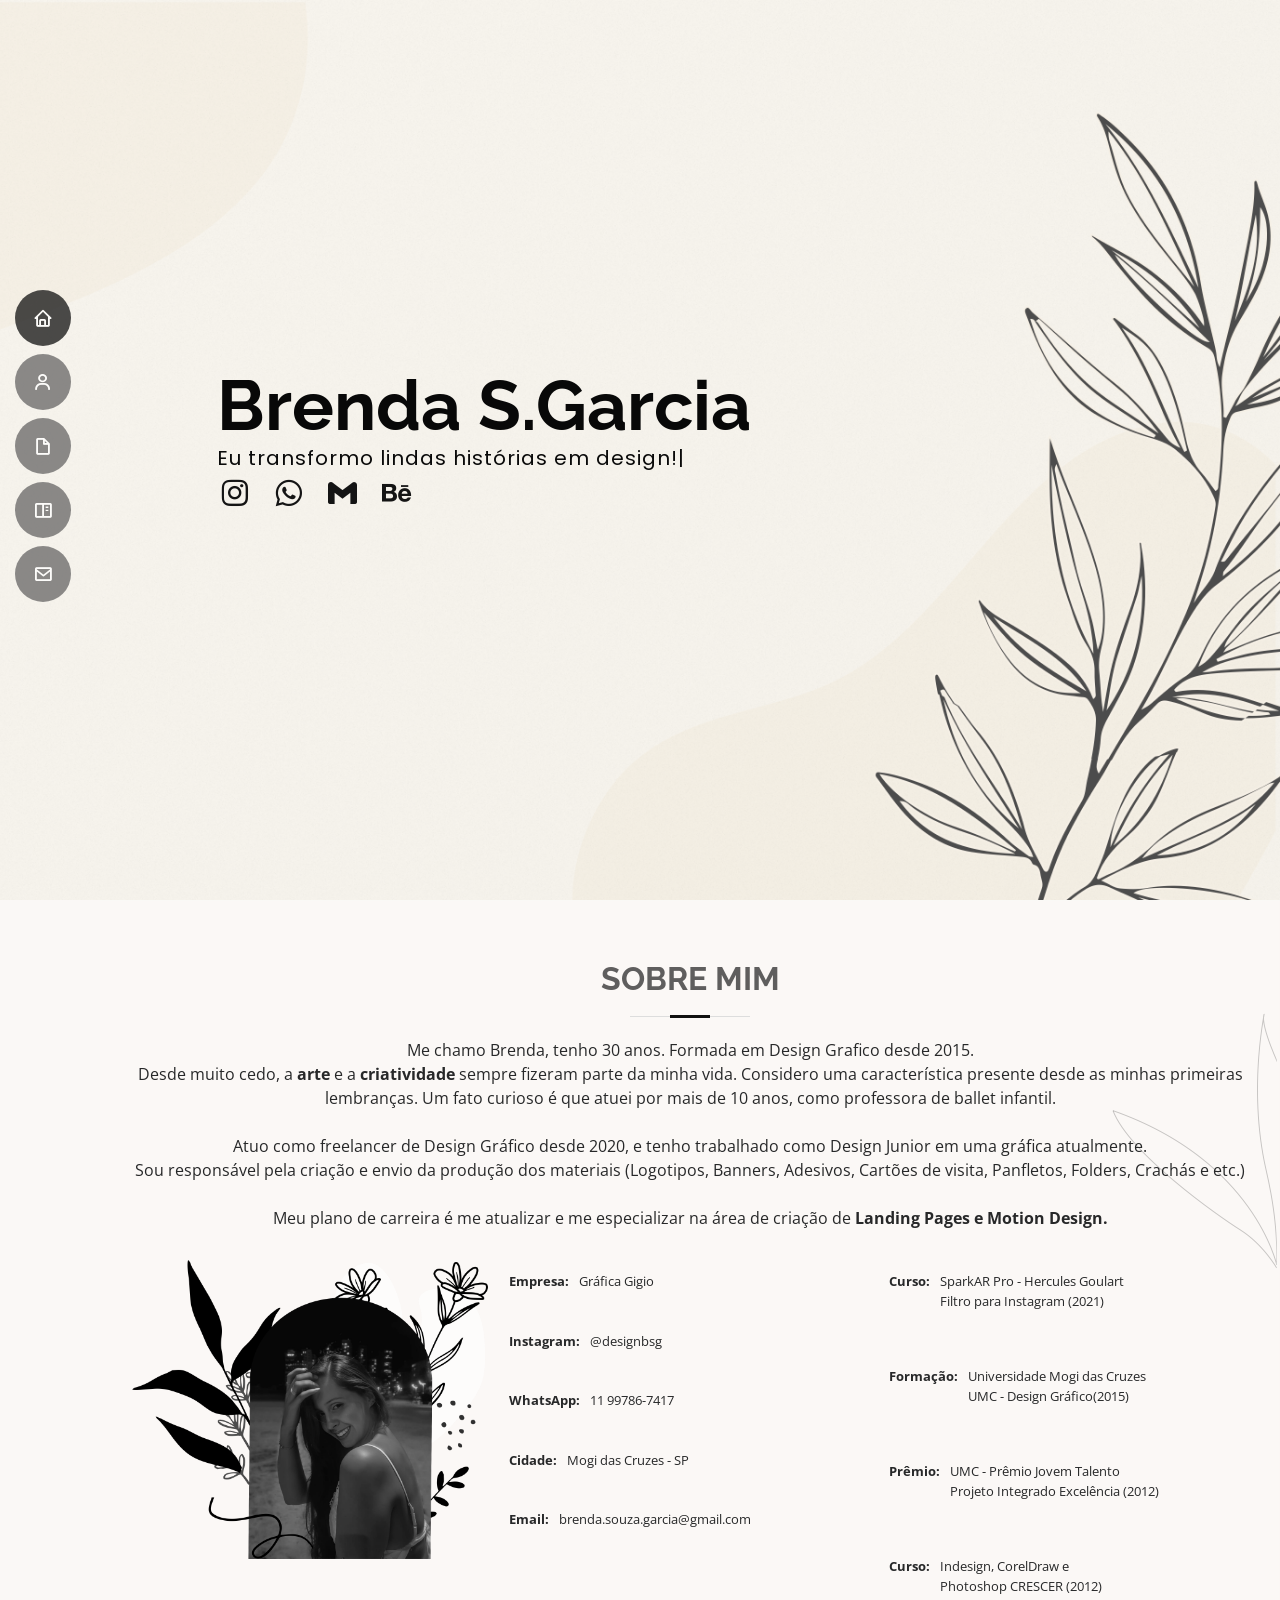
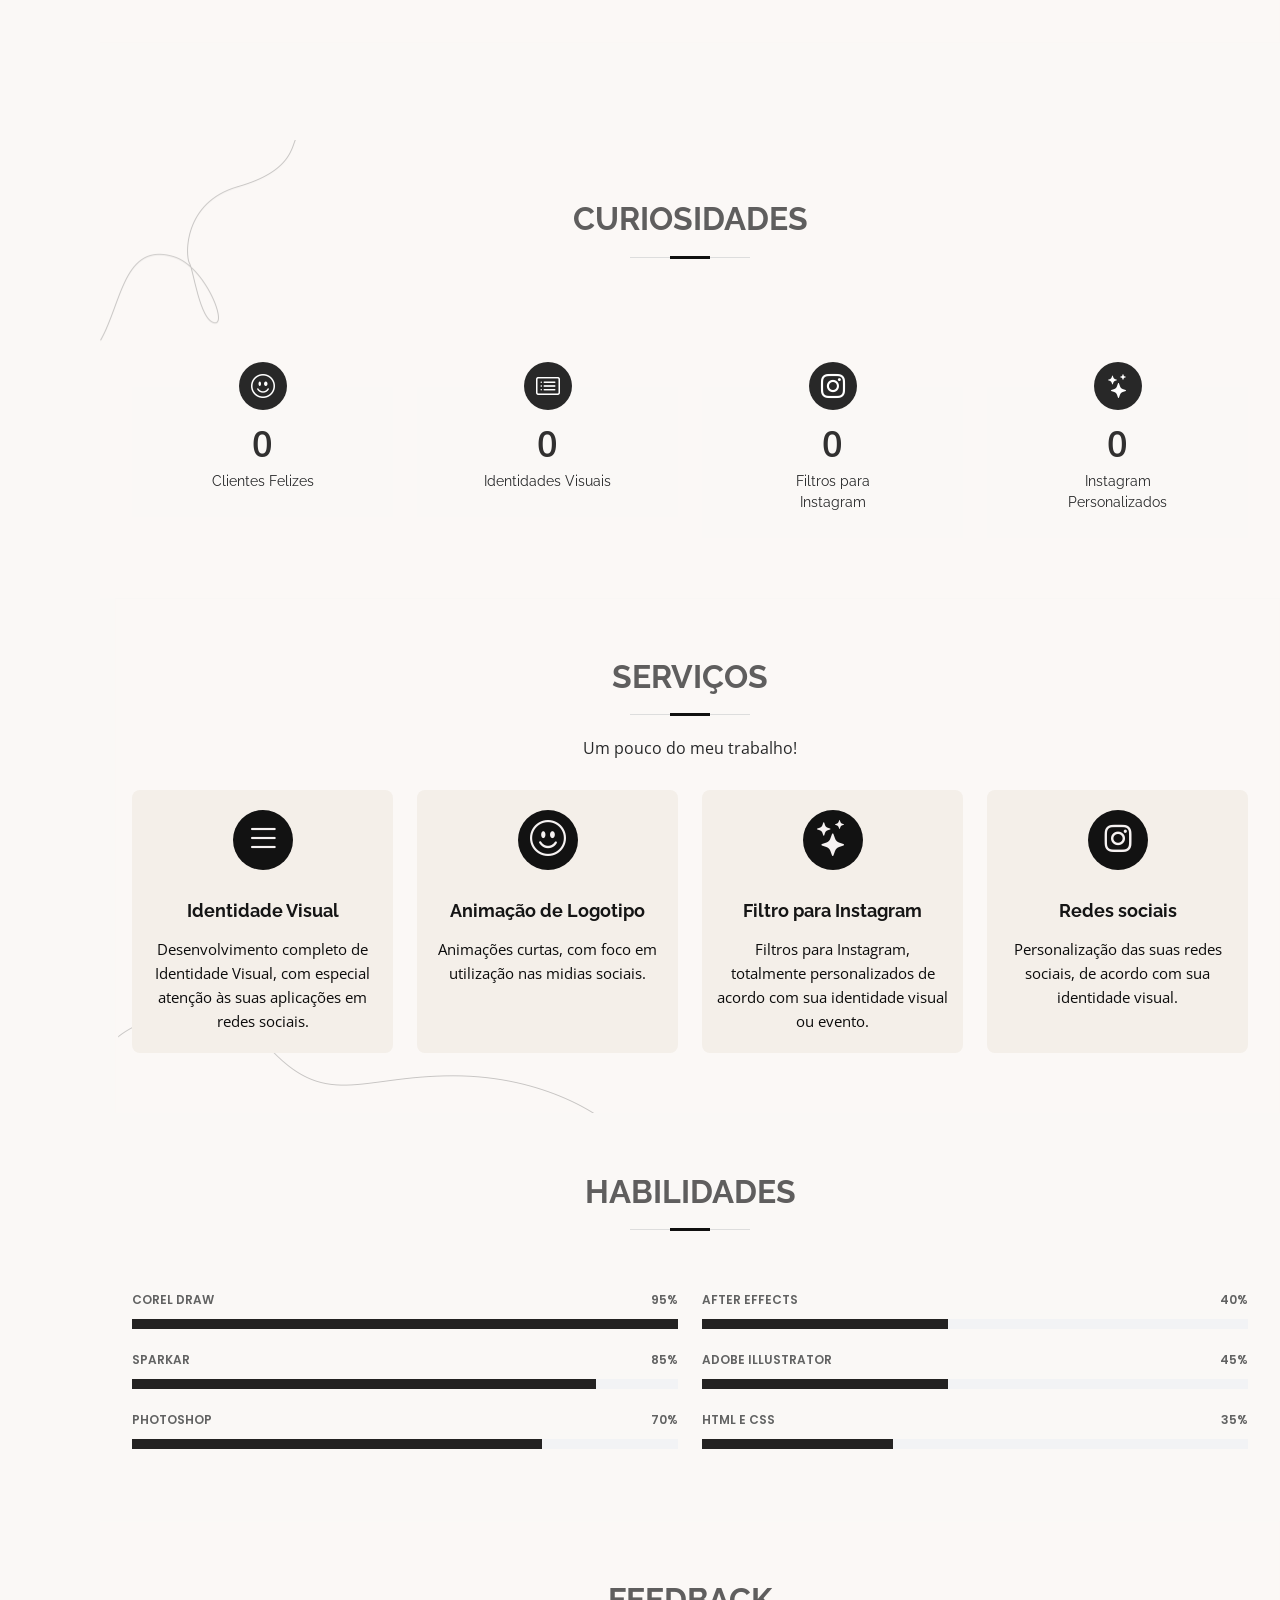
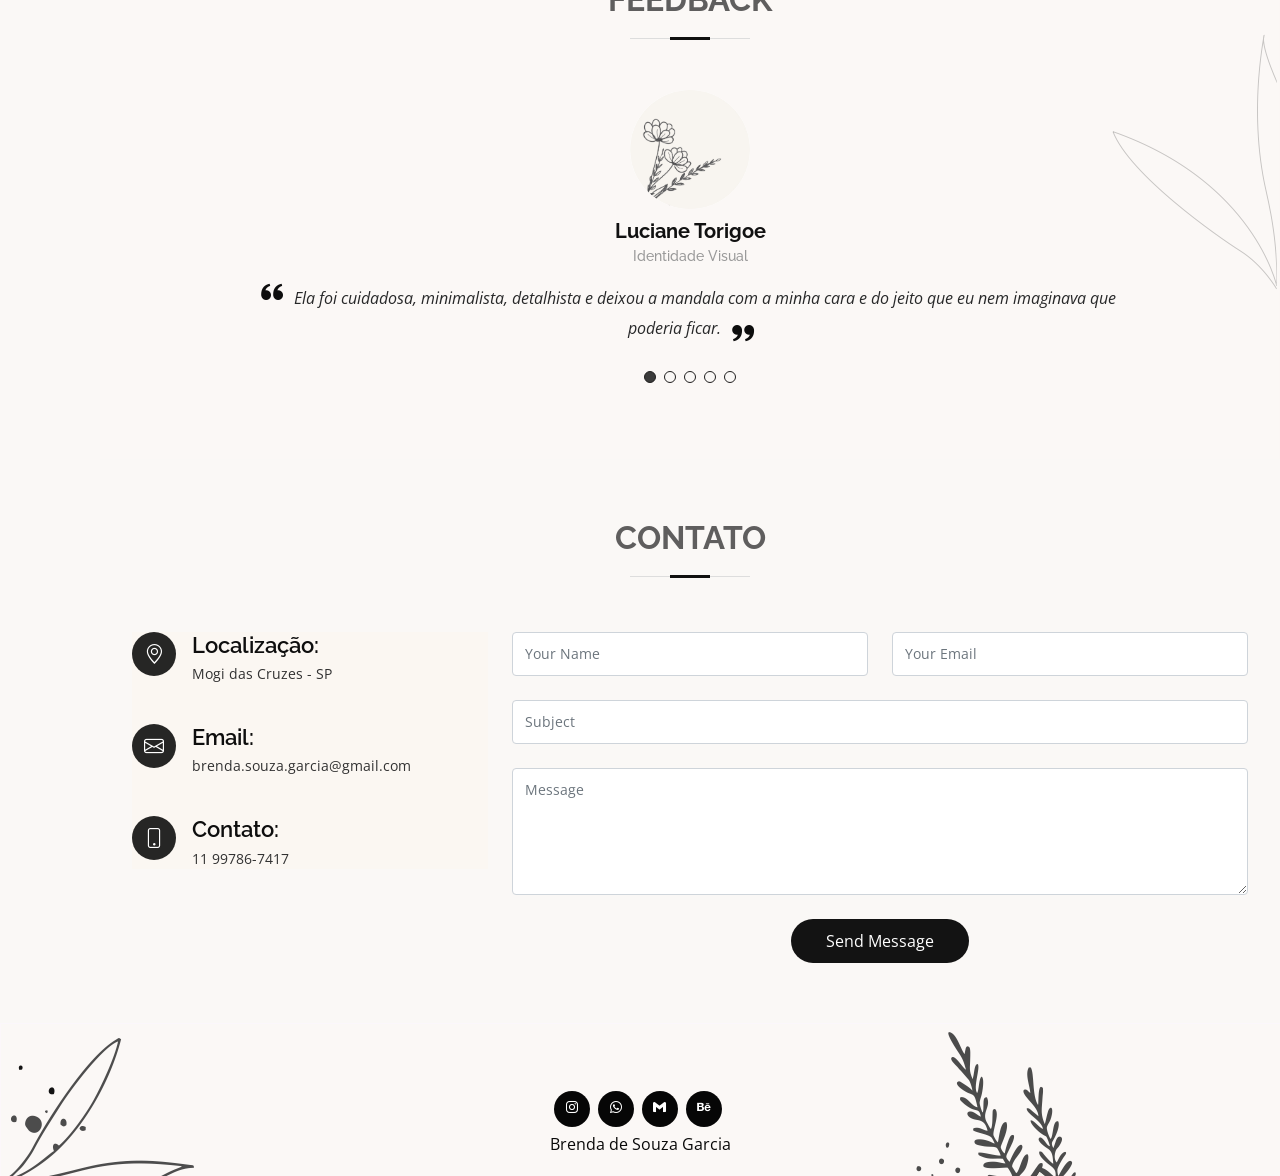
<file: index.html>
<!DOCTYPE html> 
<html lang="en"> 
    <head> 
        <meta charset="utf-8"> 
        <meta content="width=device-width, initial-scale=1.0" name="viewport"> 
        <title>Bsg Design</title>         
        <meta content="" name="description"> 
        <meta content="" name="keywords"> 
        <!-- Favicons -->         
        <link href="assets/img/favicon.png" rel="icon"> 
        <link href="assets/img/apple-touch-icon.png" rel="apple-touch-icon"> 
        <!-- Google Fonts -->         
        <link href="https://fonts.googleapis.com/css?family=Open+Sans:300,300i,400,400i,600,600i,700,700i|Raleway:300,300i,400,400i,500,500i,600,600i,700,700i|Poppins:300,300i,400,400i,500,500i,600,600i,700,700i" rel="stylesheet"> 
        <!-- Vendor CSS Files -->         
        <link href="assets/vendor/aos/aos.css" rel="stylesheet"> 
        <link href="assets/vendor/bootstrap/css/bootstrap.min.css" rel="stylesheet"> 
        <link href="assets/vendor/bootstrap-icons/bootstrap-icons.css" rel="stylesheet"> 
        <link href="assets/vendor/boxicons/css/boxicons.min.css" rel="stylesheet"> 
        <link href="assets/vendor/glightbox/css/glightbox.min.css" rel="stylesheet"> 
        <link href="assets/vendor/swiper/swiper-bundle.min.css" rel="stylesheet"> 
        <!-- Template Main CSS File -->         
        <link href="assets/css/style.css" rel="stylesheet"> 
        <!-- =======================================================
  * Template Name: MyResume
  * Updated: Mar 10 2023 with Bootstrap v5.2.3
  * Template URL: https://bootstrapmade.com/free-html-bootstrap-template-my-resume/
  * Author: BootstrapMade.com
  * License: https://bootstrapmade.com/license/
  ======================================================== -->         
    </head>     
    <body> 
        <!-- ======= Mobile nav toggle button ======= -->         
        <!-- <button type="button" class="mobile-nav-toggle d-xl-none"><i class="bi bi-list mobile-nav-toggle"></i></button> -->         <i class="bi bi-list mobile-nav-toggle d-lg-none"></i> 
        <!-- ======= Header ======= -->         
        <header id="header" class="d-flex flex-column justify-content-center"> 
            <nav id="navbar" class="navbar nav-menu"> 
                <ul> 
                    <li>
                        <a href="#hero" class="nav-link scrollto active"><i class="bx bx-home"></i> <span>Inicio</span></a>
                    </li>                     
                    <li>
                        <a href="#about" class="nav-link scrollto"><i class="bx bx-user"></i> <span>Sobre mim</span></a>
                    </li>                     
                    <li>
                        <a href="#services" class="nav-link scrollto"><i class="bx bx-file-blank"></i> <span>Serviços</span></a>
                    </li>                     
                    <li>
                        <a href="#skills" class="nav-link scrollto"><i class="bx bx-book-content"></i> <span>Habilidades</span></a>
                    </li>                     <a href="#contact" class="nav-link scrollto"><i class="bx bx-envelope"></i> <span>Contato</span></a>
                </li>                 
            </ul>             
        </nav>
        <!-- .nav-menu -->         
    </header>
    <!-- End Header -->     
    <!-- ======= Hero Section ======= -->     
    <section id="hero" class="d-flex flex-column justify-content-center"> 
        <div class="container" data-aos="zoom-in" data-aos-delay="100"> 
            <h1>Brenda S.Garcia</h1> 
             <p><span class="typed" data-typed-items="Eu transformo lindas histórias em design!, Paixão por traduzir conceitos em imagens que comunicam!, Coisas ganham vida quando um designer da seu toque!". "></span></p> 
            <div class="social-links"> <a href="https://www.instagram.com/designbsg/" class="instagram"><i class="bx bxl-instagram"></i></a>
                <a href="https://wa.me/5511997867417" class="whatsapp"><i class="bx bxl-whatsapp"></i></a> <a href="bsg.design7@gmail.com" class="gmail"><i class="bx bxl-gmail"></i></a>
                <a href="https://www.behance.net/designbsg/moodboards" lass="behance"><i class="bx bxl-behance"></i></a>
            </div>             
        </div>         
    </section>
    <!-- End Hero -->     
    <main id="main"> 
        <!-- ======= About Section ======= -->         
        <section id="about" class="about"> 
            <div class="container" data-aos="fade-up"> 
                <div class="section-title"> 
                    <h2>Sobre mim</h2> 
                    <p>  
                    <p>  Me chamo Brenda, tenho 30 anos. Formada em Design Grafico desde 2015.
                        <P><p>

                        Desde muito cedo, a <b>arte</b> e a <b>criatividade</b> sempre fizeram parte da minha vida. Considero uma característica presente desde as minhas primeiras lembranças. 
                        Um fato curioso é que atuei por mais de 10 anos, como professora de ballet infantil.<P><br>Atuo como freelancer de Design Gráfico desde 2020, e tenho trabalhado como Design Junior em uma gráfica atualmente.<p>Sou responsável pela criação e envio da produção dos materiais (Logotipos, Banners, Adesivos, Cartões de visita, Panfletos, Folders, Crachás e etc.) <p><br>Meu plano de carreira é me atualizar e me especializar na área de criação de <b>Landing Pages e Motion Design.</b>

    
                      </P>       </p>    </p>  </P> </P></p>          </P> </p> </p>                                                                         
                </div>                 
                <div class="row"> 
                    <div class="col-lg-4"> 
                        <img src="assets/img/b.png" class="img-fluid" alt=""> 
                    </div>                     
                    <div class="col-lg-8 pt-4 pt-lg-0 content"> 
                        <div class="row"> 
                            <div class="col-lg-6"> 
                                <ul> 
                                    <li>
                                        <i class="bi bi-chevron-right"></i> <strong>Empresa:</strong> <span>Gráfica Gigio</span>
                                    </li>                                     
                                    <li> <i class="bi bi-chevron-right"> </i> <strong>Instagram:</strong> <span>@designbsg</span>
                                    </li>                                     
                                    <li>
                                        <i class="bi bi-chevron-right"></i> <strong>WhatsApp:</strong> <span> 11 99786-7417</span>
                                    </li>                                     
                                    <li>
                                        <i class="bi bi-chevron-right"></i> <strong>Cidade:</strong> <span>Mogi das Cruzes - SP</span>
                                    </li>                                     
                                    <li>
                                        <i class="bi bi-chevron-right"></i> <strong>Email:</strong> <span>brenda.souza.garcia@gmail.com</span>
                                    </li>                                     
                                </ul>                                 
                            </div>                             
                            <div class="col-lg-6"> 
                                <ul> 
                                    <li>
                                        <i class="bi bi-chevron-right"></i> <strong>Curso:</strong> <span>SparkAR Pro -
                                            Hercules Goulart  <p>Filtro para Instagram (2021)</span>
                                    </li>                                     
                                    <li><i class="bi bi-chevron-right"></i> <strong>Formação:</strong> <span>Universidade Mogi das Cruzes <p> UMC - Design Gráfico(2015)</span>
                                    </li>                                     
                                    <li>
                                        <i class="bi bi-chevron-right"></i> <strong>Prêmio:</strong> <span>UMC - Prêmio Jovem Talento <p>Projeto Integrado Excelência (2012)</span>
                                    </li>                                     
                                    <li>
                                        <i class="bi bi-chevron-right"></i> <strong>Curso:</strong> <span>Indesign, CorelDraw e            <p>Photoshop   CRESCER (2012)</span>
                                    </li>                                     
                                </li>                                 
                            </ul>                             
                        </div>                         
                    </div>                     
                                                                           
                                                                   
                </div>                 
            </div>             
        </div>         
    </section>
    <!-- End About Section -->     
    <!-- ======= Facts Section ======= -->     
    <section id="facts" class="facts" style="background-image: url('assets/img/b3.png');"> 
        <div class="container" data-aos="fade-up"> 
            <div class="section-title"> 
                <h2>Curiosidades</h2> <br><br> 
            </div>             
            <div class="row"> 
                <div class="col-lg-3 col-md-6"> 
                    <div class="count-box"> <i class="bi bi-emoji-smile"></i> <span data-purecounter-start="0" data-purecounter-end="74" data-purecounter-duration="1" class="purecounter"></span> 
                        <p>Clientes Felizes</p> 
                    </div>                     
                </div>                 
                <div class="col-lg-3 col-md-6 mt-5 mt-md-0"> 
                    <div class="count-box"> <i class="bi bi-card-list"></i> <span data-purecounter-start="0" data-purecounter-end="45" data-purecounter-duration="1" class="purecounter"></span> 
                        <p>Identidades Visuais</p> 
                    </div>                     
                </div>                 
                <div class="col-lg-3 col-md-6 mt-5 mt-lg-0"> 
                    <div class="count-box"> <i class="bi bi-instagram"></i> <span data-purecounter-start="0" data-purecounter-end="37" data-purecounter-duration="1" class="purecounter"></span> 
                        <p>Filtros para <br> Instagram</p> 
                    </div>                     
                </div>                 
                <div class="col-lg-3 col-md-6 mt-5 mt-lg-0"> 
                    <div class="count-box"> <i class="bi bi-stars"></i> <span data-purecounter-start="0" data-purecounter-end="17" data-purecounter-duration="1" class="purecounter"></span> 
                        <p>Instagram <br> Personalizados</p> 
                    </div>                     
                </div>                 
            </div>             
        </div>         
    </section>
    <!-- End Facts Section -->     
    <!-- ======= Services Section ======= -->     
    <section id="services" class="services section-bg"> 
        <div class="container"> 
            <div class="section-title"> 
                <h2>Serviços</h2> 
                <p>Um pouco do meu trabalho!</p> 
            </div>             
            <div class="row"> 
                <div class="col-md-6 col-lg-3 d-flex align-items-stretch mb-5 mb-lg-0"> 
                    <div class="icon-box"> 
                        <div class="icon">
                            <i class="bi-list"></i>
                        </div>                         
                        <h4 class="title"><a href="">Identidade Visual</a></h4> 
                        <p class="description">Desenvolvimento completo de Identidade Visual, com especial atenção às suas aplicações em redes sociais.</p> 
                    </div>                     
                </div>                 
                <div class="col-md-6 col-lg-3 d-flex align-items-stretch mb-5 mb-lg-0"> 
                    <div class="icon-box"> 
                        <div class="icon">
                            <i class="bi-emoji-smile"></i>
                        </div>                         
                        <h4 class="title"><a href="">Animação de Logotipo</a></h4> 
                        <p class="description">Animações curtas, com foco em utilização nas midias sociais.</p> 
                    </div>                     
                </div>                 
                <div class="col-md-6 col-lg-3 d-flex align-items-stretch mb-5 mb-lg-0"> 
                    <div class="icon-box"> 
                        <div class="icon">
                            <i class="bi-stars"></i>
                        </div>                         
                        <h4 class="title"><a href="">Filtro para Instagram</a></h4> 
                        <p class="description">Filtros para Instagram, totalmente personalizados de acordo com sua identidade visual ou evento.</p> 
                    </div>                     
                </div>                 
                <div class="col-md-6 col-lg-3 d-flex align-items-stretch mb-5 mb-lg-0"> 
                    <div class="icon-box"> 
                        <div class="icon">
                            <i class="bx bxl-instagram"></i>
                        </div>                         
                        <h4 class="title"><a href="">Redes sociais</a></h4> 
                        <p class="description">Personalização das suas redes sociais, de acordo com sua identidade visual.</p> 
                    </div>                     
                </div>                 
            </div>             
        </div>         
    </section>
    <!-- End Services Section -->     
    <section id="skills" class="skills section-bg"> 
        <div class="container" data-aos="fade-up"> 
            <div class="section-title"> 
                <h2>Habilidades</h2> 
            </div>             
            <div class="row skills-content"> 
                <div class="col-lg-6"> 
                    <div class="progress"> <span class="skill">Corel Draw <i class="val">95%</i></span> 
                        <div class="progress-bar-wrap"> 
                            <div class="progress-bar" role="progressbar" aria-valuenow="100" aria-valuemin="0" aria-valuemax="100"></div>                             
                        </div>                         
                    </div>                     
                    <div class="progress"> <span class="skill">SparkAR<i class="val">85%</i></span> 
                        <div class="progress-bar-wrap"> 
                            <div class="progress-bar" role="progressbar" aria-valuenow="85" aria-valuemin="0" aria-valuemax="100"></div>                             
                        </div>                         
                    </div>                     
                    <div class="progress"> <span class="skill">Photoshop <i class="val">70%</i></span> 
                        <div class="progress-bar-wrap"> 
                            <div class="progress-bar" role="progressbar" aria-valuenow="75" aria-valuemin="0" aria-valuemax="100"></div>                             
                        </div>                         
                    </div>                     
                </div>                 
                <div class="col-lg-6"> 
                    <div class="progress"> <span class="skill">After Effects <i class="val">40%</i></span> 
                        <div class="progress-bar-wrap"> 
                            <div class="progress-bar" role="progressbar" aria-valuenow="45" aria-valuemin="0" aria-valuemax="100"></div>                             
                        </div>                         
                    </div>                     
                    <div class="progress"> <span class="skill">Adobe Illustrator<i class="val">45%</i></span> 
                        <div class="progress-bar-wrap"> 
                            <div class="progress-bar" role="progressbar" aria-valuenow="45" aria-valuemin="0" aria-valuemax="100"></div>                             
                        </div>                         
                    </div>                     
                    <div class="progress"> <span class="skill">HTML e CSS<i class="val">35% </i></span> 
                        <div class="progress-bar-wrap"> 
                            <div class="progress-bar" role="progressbar" aria-valuenow="35" aria-valuemin="0" aria-valuemax="100"></div>                             
                        </div>                         
                    </div>                     
                </div>                 
            </div>             
        </div>         
    </section>
    <!-- End Skills Section -->     
    <!-- ======= Testimonials Section ======= -->     
    <section id="testimonials" class="testimonials section-bg"> 
        <div class="container" data-aos="fade-up"> 
            <div class="section-title"> 
                <h2>Feedback</h2> 
            </div>             
            <div class="testimonials-slider swiper" data-aos="fade-up" data-aos-delay="100"> 
                <div class="swiper-wrapper"> 
                    <div class="swiper-slide"> 
                        <div class="testimonial-item"> 
                            <img src="assets/img/testimonials/testimonials-1.jpg" class="testimonial-img" alt=""> 
                            <h3>Luciane Torigoe</h3> 
                            <h4>Identidade Visual</h4> 
                            <p> <i class="bx bxs-quote-alt-left quote-icon-left"></i> 
                 Ela foi cuidadosa, minimalista, detalhista e deixou a mandala com a minha cara e do jeito que eu nem imaginava que poderia ficar.   <i class="bx bxs-quote-alt-right quote-icon-right"></i> </p> 
                        </div>                         
                    </div>
                    <!-- End testimonial item -->                     
                    <div class="swiper-slide"> 
                        <div class="testimonial-item"> 
                            <img src="assets/img/testimonials/testimonials-2.jpg" class="testimonial-img" alt=""> 
                            <h3>Juliana Cavalcanti</h3> 
                            <h4>Identidade Visual</h4> 
                            <p> <i class="bx bxs-quote-alt-left quote-icon-left"></i> 
                 Ounwt, eu to apaixonada pelo meu novo logo! E pelo trabalho dessa maravilhosa. Gratidão meu amor...Obrigada por toda sua atenção e pelo seu maravilhoso trabalho.  <i class="bx bxs-quote-alt-right quote-icon-right"></i> </p> 
                        </div>                         
                    </div>
                    <!-- End testimonial item -->                     
                    <div class="swiper-slide"> 
                        <div class="testimonial-item"> 
                            <img src="assets/img/testimonials/testimonials-3.jpg" class="testimonial-img" alt=""> 
                            <h3>Agatha K.</h3> 
                            <h4>Filtro para Instagram</h4> 
                            <p> <i class="bx bxs-quote-alt-left quote-icon-left"></i> 
                  Atendimento perfeito! A Brenda fez super rápido, deu ideias incríveis e o filtro ficou lindo! Amei ! <i class="bx bxs-quote-alt-right quote-icon-right"></i> </p> 
                        </div>                         
                    </div>
                    <!-- End testimonial item -->                     
                    <div class="swiper-slide"> 
                        <div class="testimonial-item"> 
                            <img src="assets/img/testimonials/testimonials-4.jpg" class="testimonial-img" alt=""> 
                            <h3>Luana Margato</h3> 
                            <h4>Filtro para Instagram</h4> 
                            <p> <i class="bx bxs-quote-alt-left quote-icon-left"></i> 
                  O filtro foi feito do jeito que queria, ficou lindo, além de um excelente atendimento, super recomendo. <i class="bx bxs-quote-alt-right quote-icon-right"></i> </p> 
                        </div>                         
                    </div>
                    <!-- End testimonial item -->                     
                    <div class="swiper-slide"> 
                        <div class="testimonial-item"> 
                            <img src="assets/img/testimonials/testimonials-5.jpg" class="testimonial-img" alt=""> 
                            <h3>Paloma Dias</h3> 
                            <h4>Identidade Visual</h4> 
                            <p> <i class="bx bxs-quote-alt-left quote-icon-left"></i> 
                 A Brenda é muito ágil e atenciosa. Eu adorei a arte e a dedicação dela. Super recomendo!  <i class="bx bxs-quote-alt-right quote-icon-right"></i> </p> 
                        </div>                         
                    </div>
                    <!-- End testimonial item -->                     
                </div>                 
                <div class="swiper-pagination"></div>                 
            </div>             
        </div>         
    </section>
    <!-- End Testimonials Section -->     
    <!-- ======= Contact Section ======= -->     
    <section id="contact" class="contact"> 
        <div class="container" data-aos="fade-up"> 
            <div class="section-title"> 
                <h2>Contato</h2> 
            </div>             
            <div class="row mt-1"> 
                <div class="col-lg-4"> 
                    <div class="info"> 
                        <div class="address"> <i class="bi bi-geo-alt"></i> 
                            <h4>Localização:</h4> 
                            <p>Mogi das Cruzes - SP</p> 
                        </div>                         
                        <div class="email"> <i class="bi bi-envelope"></i> 
                            <h4>Email:</h4> 
                            <p>brenda.souza.garcia@gmail.com</p> 
                        </div>                         
                        <div class="phone"> <i class="bi bi-phone"></i> 
                            <h4>Contato:</h4> 
                            <p>11 99786-7417</p> 
                        </div>                         
                    </div>                     
                </div>                 
                <div class="col-lg-8 mt-5 mt-lg-0"> 
                    <form action="forms/contact.php" method="post" role="form" class="php-email-form"> 
                        <div class="row"> 
                            <div class="col-md-6 form-group"> 
                                <input type="text" name="name" class="form-control" id="name" placeholder="Your Name" required> 
                            </div>                             
                            <div class="col-md-6 form-group mt-3 mt-md-0"> 
                                <input type="email" class="form-control" name="email" id="email" placeholder="Your Email" required> 
                            </div>                             
                        </div>                         
                        <div class="form-group mt-3"> 
                            <input type="text" class="form-control" name="subject" id="subject" placeholder="Subject" required> 
                        </div>                         
                        <div class="form-group mt-3"> 
                            <textarea class="form-control" name="message" rows="5" placeholder="Message" required></textarea> 
                        </div>                         
                        <div class="my-3"> 
                            <div class="loading">Loading</div>                             
                            <div class="error-message"></div>                             
                            <div class="sent-message">Your message has been sent. Thank you!</div>                             
                        </div>                         
                        <div class="text-center">
                            <button type="submit">Send Message</button>
                        </div>                         
                    </form>                     
                </div>                 
            </div>             
        </div>         
    </section>
    <!-- End Contact Section -->     
</main>
<!-- End #main --> 
<!-- ======= Footer ======= --> 
<footer id="footer" style="background-image: url('assets/img/b6.png');"><br><br>
    <div class="container"> 
        <div class="social-links"> <a href="https://www.instagram.com/designbsg/" " class="instagram"><i class="bx bxl-instagram"></i></a> <a href="https://wa.me/5511997867417" lass="whatsapp"><i class="bx bxl-whatsapp"></i></a> <a href="bsg.design7@gmail.com" class="gmail"><i class="bx bxl-gmail"></i></a> <a href="https://www.behance.net/designbsg/moodboards" class="behance"><i class="bx bxl-behance"></i></a> 
            <div class="copyright"> 
</div>             
            <div class="credits"> </div>
            <!-- All the links in the footer should remain intact. -->             
            <!-- You can delete the links only if you purchased the pro version. -->             
            <!-- Licensing information: [license-url] -->             
            <!-- Purchase the pro version with working PHP/AJAX contact form: https://bootstrapmade.com/free-html-bootstrap-template-my-resume/ -->             
            Brenda de Souza Garcia                    
        </div>         
    </div>     
</footer>
<!-- End Footer --> 
<div id="preloader"></div> <a href="#" class="back-to-top d-flex align-items-center justify-content-center"><i class="bi bi-arrow-up-short"></i></a> 
<!-- Vendor JS Files --> 
<script src="assets/vendor/purecounter/purecounter_vanilla.js"></script> 
<script src="assets/vendor/aos/aos.js"></script> 
<script src="assets/vendor/bootstrap/js/bootstrap.bundle.min.js"></script> 
<script src="assets/vendor/glightbox/js/glightbox.min.js"></script> 
<script src="assets/vendor/isotope-layout/isotope.pkgd.min.js"></script> 
<script src="assets/vendor/swiper/swiper-bundle.min.js"></script> 
<script src="assets/vendor/typed.js/typed.min.js"></script> 
<script src="assets/vendor/waypoints/noframework.waypoints.js"></script> 
<script src="assets/vendor/php-email-form/validate.js"></script> 
<!-- Template Main JS File --> 
<script src="assets/js/main.js"></script>
</file>
<file: assets/css/style.css>
/* *
* Template Name: MyResume
* Updated: Mar 10 2023 with Bootstrap v5.2.3
* Template URL: https://bootstrapmade.com/free-html-bootstrap-template-my-resume/
* Author: BootstrapMade.com
* License: https://bootstrapmade.com/license/ */
/* --------------------------------------------------------------
# General
-------------------------------------------------------------- */
body {
    font-family: "Open Sans", sans-serif;
    color: #272829;
    background-color: #FAF8F6;
}

a {
    color: #f7525f;
    text-decoration: none;
}

a:hover {
    color: #fff;
    text-decoration: none;
}

h1,
h2,
h3,
h4,
h5,
h6 {
    font-family: "Raleway", sans-serif;
}

/* --------------------------------------------------------------
# Back to top button
-------------------------------------------------------------- */
.back-to-top {
    position: fixed;
    visibility: hidden;
    opacity: 0;
    right: 15px;
    bottom: 15px;
    z-index: 996;
    background: #0b0b0b;
    width: 40px;
    height: 40px;
    border-radius: 50px;
    transition: all 0.4s;
}

.back-to-top i {
    font-size: 28px;
    color: #fff;
    line-height: 0;
}

.back-to-top:hover {
    background: #f9f2ea;
    color: #fff;
}

.back-to-top.active {
    visibility: visible;
    opacity: 1;
}

/* --------------------------------------------------------------
# Preloader
-------------------------------------------------------------- */
#preloader {
    position: fixed;
    top: 0;
    left: 0;
    right: 0;
    bottom: 0;
    z-index: 9999;
    overflow: hidden;
    background: #fff ;
}

#preloader:before {
    content: "";
    position: fixed;
    top: calc(50% - 30px);
    left: calc(50% - 30px);
    border: 6px solid #f3f8fb;
    border-top-color: #fff;
    border-bottom-color: #fff;
    border-radius: 50%;
    width: 60px;
    height: 60px;
    animation: animate-preloader 1s linear infinite;
}

@keyframes animate-preloader {
    0% {
        transform: rotate(0deg);
    }

    100% {
        transform: rotate(360deg);
    }
}

/* --------------------------------------------------------------
# Disable aos animation delay on mobile devices
-------------------------------------------------------------- */
@media screen and (max-width: 768px) {
    [data-aos-delay] {
        transition-delay: 0 !important;
    }
}

/* --------------------------------------------------------------
# Header
-------------------------------------------------------------- */
#header {
    position: fixed;
    top: 0;
    left: 0;
    bottom: 0;
    z-index: 9997;
    transition: all 0.5s;
    padding: 15px;
    overflow-y: auto;
}

@media (max-width: 991px) {
    #header {
        width: 300px;
        background: #fff;
        border-right: 1px solid #e6e9ec;
        left: -300px;
    }
}

@media (min-width: 991px) {
    #main {
        margin-left: 100px;
    }
}

/* --------------------------------------------------------------
# Navigation Menu
-------------------------------------------------------------- */
/* *
* Desktop Navigation */
.nav-menu {
    padding: 0;
    display: block;
}

.nav-menu * {
    margin: 0;
    padding: 0;
    list-style: none;
}

.nav-menu>ul>li {
    position: relative;
    white-space: nowrap;
}

.nav-menu a,
.nav-menu a:focus {
    display: flex;
    align-items: center;
    color: #ffffff;
    padding: 10px 18px;
    margin-bottom: 8px;
    transition: 0.3s;
    font-size: 15px;
    border-radius: 50px;
    background: #666565;
    opacity: 75%;
    height: 56px;
    width: 100%;
    overflow: hidden;
    transition: 0.3s;
}

.nav-menu a i,
.nav-menu a:focus i {
    font-size: 20px;
}

.nav-menu a span,
.nav-menu a:focus span {
    padding: 0 5px 0 7px;
    color: #f61d1d;
}

@media (min-width: 991px) {
    .nav-menu a,
    .nav-menu a:focus {
        width: 56px;
    }

    .nav-menu a span,
    .nav-menu a:focus span {
        display: none;
        color: #fff;
    }
}

.nav-menu a:hover,
.nav-menu .active,
.nav-menu .active:focus,
.nav-menu li:hover>a {
    color: #fff;
    background: #111111;
}

.nav-menu a:hover span,
.nav-menu .active span,
.nav-menu .active:focus span,
.nav-menu li:hover>a span {
    color: #fff;
}

.nav-menu a:hover,
.nav-menu li:hover>a {
    width: 100%;
    color: #fff;
}

.nav-menu a:hover span,
.nav-menu li:hover>a span {
    display: block;
}

/* *
* Mobile Navigation */
.mobile-nav-toggle {
    position: fixed;
    right: 10px;
    top: 10px;
    z-index: 9998;
    border: 0;
    background: none;
    font-size: 28px;
    transition: all 0.4s;
    outline: none !important;
    line-height: 0;
    cursor: pointer;
    border-radius: 50px;
    padding: 5px;
}

.mobile-nav-toggle i {
    color: #45505b;
}

.mobile-nav-active {
    overflow: hidden;
}

.mobile-nav-active #header {
    left: 0;
}

.mobile-nav-active .mobile-nav-toggle {
    color: #fff;
    background-color: #101010;
}

/* --------------------------------------------------------------
# Hero Section
-------------------------------------------------------------- */
#hero {
    width: 100%;
    height: 100vh;
    background: url("../img/b2.png") top right no-repeat;
    background-size: cover;
    position: relative;
}

@media (min-width: 992px) {
    #hero {
        padding-left: 160px;
    }
}

#hero:before {
    content: "";
    position: absolute;
    bottom: 0;
    top: 0;
    left: 0;
    right: 0;
}

#hero h1 {
    margin: 10px;
    margin-left: 45px;
    font-size: 70px;
    line-width: 35px;
    font-weight: 700;
    line-height: 35px;
    color: #080808;
}

#hero p {
    color: #010101;
    margin: 20px 0 0 0;
    font-size: 20px;
    margin-left: 45px;
    font-family: "Poppins", sans-serif;
}

#hero p span {
    color: #0a0a0a;
    letter-spacing: 1px;
}

#hero .social-links {
    margin-left: 45px;
}

#hero .social-links a {
    font-size: 35px;
    letter-spacing: 15px;
    margin-top: -4px;
    display: inline-block;
    color: rgb(20, 20, 20);
    transition: 0.3s;
}

#hero .social-links a:hover {
    color: #585858;
}

@media (max-width: 992px) {
    #hero {
        text-align: center;
        background: url("../img/bb.png");
    }

    #hero h1 {
        font-size: 30px;
        line-height: 25px;
        background-color: ;
        margin: -15px;
    }

    #hero p {
        margin-bottom: 10px;
        font-size: 20px;
        background-color: ;
        line-height: 34px;
    }
}

/* --------------------------------------------------------------
# Sections General
-------------------------------------------------------------- */
section {
    padding: 60px 0;
    overflow: hidden;
    background: #faf8f6;
}

.section-title {
    text-align: center;
    padding-bottom: 30px;
}

.section-title h2 {
    font-size: 32px;
    font-weight: bold;
    text-transform: uppercase;
    margin-bottom: 20px;
    padding-bottom: 20px;
    position: relative;
    color: #5f5e5e;
}

.section-title h2::before {
    content: "";
    position: absolute;
    display: block;
    width: 120px;
    height: 1px;
    background: #ddd;
    bottom: 1px;
    left: calc(50% - 60px);
}

.section-title h2::after {
    content: "";
    position: absolute;
    display: block;
    width: 40px;
    height: 3px;
    background: #101010;
    bottom: 0;
    left: calc(50% - 20px);
}

.section-title p {
    margin-bottom: 0;
}

/* --------------------------------------------------------------
# About
-------------------------------------------------------------- */
.about {
    max-width: 100%;
    width: auto;
    background: url("../img/b1.png") top right no-repeat;
    position: relative;
    text-align: justify;
}

.about .content h3 {
    font-weight: 700px;
    font-size: 26px;
    color: #080808;
}

.about .content ul {
    list-style: none;
    padding: 12px;
    font-size: 13px;
}

.about .content ul li {
    margin-bottom: 40px;
    display: flex;
    align-items: justify-all;
}

.about .content ul strong {
    margin-right: 10px;
}

.about .content ul i {
    font-size: 0px;
    margin-right: -15px;
    color: #0e0e0f;
    line-height: 0;
}

.about .content p:last-child {
    margin-bottom: 5;
}

/* --------------------------------------------------------------
# Facts
-------------------------------------------------------------- */
.facts .count-box {
    padding: 30px 30px 25px 30px;
    margin-top: 30px;
    width: 100%;
    position: relative;
    text-align: center;
    background: #faf8f6;
}

.facts .count-box i {
    position: absolute;
    top: -25px;
    left: 50%;
    transform: translateX(-50%);
    font-size: 24px;
    background: #282828;
    color: #fff;
    border-radius: 50px;
    display: inline-flex;
    align-items: center;
    justify-content: center;
    width: 48px;
    height: 48px;
}

.facts .count-box span {
    font-size: 36px;
    display: block;
    font-weight: 600;
    color: #313030;
}

.facts .count-box p {
    padding: 0;
    margin: 0;
    font-family: "Raleway", sans-serif;
    font-size: 14px;
}

/* --------------------------------------------------------------
# Skills
-------------------------------------------------------------- */
.skills .progress {
    height: 60px;
    display: block;
    background: none;
    border-radius: 0;
}

.skills .progress .skill {
    padding: 10px 0;
    margin: 0;
    text-transform: uppercase;
    display: block;
    font-weight: 600;
    font-family: "Poppins", sans-serif;
    color: #616262;
}

.skills .progress .skill .val {
    float: right;
    font-style: normal;
}

.skills .progress-bar-wrap {
    background: #f2f3f5;
}

.skills .progress-bar {
    width: 1px;
    height: 10px;
    transition: 0.9s;
    background-color: #232222;
}

/* --------------------------------------------------------------
# Resume
-------------------------------------------------------------- */
.resume .resume-title {
    font-size: 26px;
    font-weight: 700;
    margin-top: 20px;
    margin-bottom: 20px;
    color: #090909;
}

.resume .resume-item {
    padding: 0 0 20px 20px;
    margin-top: -2px;
    border-left: 2px solid #060606;
    position: relative;
}

.resume .resume-item h4 {
    line-height: 18px;
    font-size: 18px;
    font-weight: 600;
    text-transform: uppercase;
    font-family: "Poppins", sans-serif;
    color: #f60707;
    margin-bottom: 10px;
}

.resume .resume-item h5 {
    font-size: 16px;
    background: #f7f8f9;
    padding: 5px 15px;
    display: inline-block;
    font-weight: 600;
    margin-bottom: 10px;
}

.resume .resume-item ul {
    padding-left: 15px;
}

.resume .resume-item ul li {
    padding-bottom: 10px;
}

.resume .resume-item:last-child {
    padding-bottom: 0;
}

.resume .resume-item::before {
    content: "";
    position: absolute;
    width: 16px;
    height: 16px;
    border-radius: 50px;
    left: -9px;
    top: 0;
    background: #fff;
    border: 2px solid #f61f1f;
}

/* --------------------------------------------------------------
# Portfolio
-------------------------------------------------------------- */
.portfolio {
    max-width: 100%;
    height: auto;
    width: auto;
    background: url("../img/b4.png") top right no-repeat;
    position: relative;
}

.portfolio .portfolio-item {
    margin-bottom: 30px;
}

.portfolio #portfolio-flters {
    padding: 0;
    margin: 0 auto 25px auto;
    list-style: none;
    text-align: center;
    background: #faf8f6;
    border-radius: 50px;
    padding: 2px 15px;
}

.portfolio #portfolio-flters li {
    cursor: pointer;
    display: inline-block;
    padding: 10px 15px;
    font-size: 14px;
    font-weight: 600;
    line-height: 1;
    text-transform: uppercase;
    color: #3f3f3f;
    margin-bottom: 5px;
    transition: all 0.3s ease-in-out;
}

.portfolio #portfolio-flters li:hover,
.portfolio #portfolio-flters li.filter-active {
    color: #0a0a0a;
}

.portfolio #portfolio-flters li:last-child {
    margin-right: 0;
}

.portfolio .portfolio-wrap {
    transition: 0.3s;
    position: relative;
    overflow: hidden;
    z-index: 1;
}

.portfolio .portfolio-wrap::before {
    content: "";
    background: rgba(3, 3, 3, 0.7);
    position: absolute;
    left: 30px;
    right: 30px;
    top: 30px;
    bottom: 30px;
    transition: all ease-in-out 0.3s;
    z-index: 2;
    opacity: 0;
}

.portfolio .portfolio-wrap .portfolio-info {
    opacity: 0;
    position: absolute;
    top: 0;
    left: 0;
    right: 0;
    bottom: 0;
    text-align: center;
    z-index: 3;
    transition: all ease-in-out 0.3s;
    display: flex;
    flex-direction: column;
    justify-content: center;
    align-items: center;
}

.portfolio .portfolio-wrap .portfolio-info::before {
    display: block;
    content: "";
    width: 48px;
    height: 48px;
    position: absolute;
    top: 35px;
    left: 35px;
    border-top: 3px solid #d7dce1;
    border-left: 3px solid #d7dce1;
    transition: all 0.5s ease 0s;
    z-index: 9994;
}

.portfolio .portfolio-wrap .portfolio-info::after {
    display: block;
    content: "";
    width: 48px;
    height: 48px;
    position: absolute;
    bottom: 35px;
    right: 35px;
    border-bottom: 3px solid #d7dce1;
    border-right: 3px solid #d7dce1;
    transition: all 0.5s ease 0s;
    z-index: 9994;
}

.portfolio .portfolio-wrap .portfolio-info h4 {
    font-size: 20px;
    color: #45505b;
    font-weight: 600;
}

.portfolio .portfolio-wrap .portfolio-info p {
    color: #45505b;
    font-size: 14px;
    text-transform: uppercase;
    padding: 0;
    margin: 0;
}

.portfolio .portfolio-wrap .portfolio-links {
    text-align: center;
    z-index: 4;
}

.portfolio .portfolio-wrap .portfolio-links a {
    color: #45505b;
    margin: 0 2px;
    font-size: 28px;
    display: inline-block;
    transition: 0.3s;
}

.portfolio .portfolio-wrap .portfolio-links a:hover {
    color: #fb0e0e;
}

.portfolio .portfolio-wrap:hover::before {
    top: 0;
    left: 0;
    right: 0;
    bottom: 0;
    opacity: 1;
}

.portfolio .portfolio-wrap:hover .portfolio-info {
    opacity: 1;
}

.portfolio .portfolio-wrap:hover .portfolio-info::before {
    top: 15px;
    left: 15px;
}

.portfolio .portfolio-wrap:hover .portfolio-info::after {
    bottom: 15px;
    right: 15px;
}

/* --------------------------------------------------------------
# Portfolio Details
-------------------------------------------------------------- */
.portfolio-details {
    padding-top: 40px;
}

.portfolio-details .portfolio-details-slider img {
    width: 100%;
}

.portfolio-details .portfolio-details-slider .swiper-pagination {
    margin-top: 20px;
    position: relative;
}

.portfolio-details .portfolio-details-slider .swiper-pagination .swiper-pagination-bullet {
    width: 12px;
    height: 12px;
    background-color: #fff;
    opacity: 1;
    border: 1px solid #f32929;
}

.portfolio-details .portfolio-details-slider .swiper-pagination .swiper-pagination-bullet-active {
    background-color: #0563bb;
}

.portfolio-details .portfolio-info {
    padding: 30px;
    box-shadow: 0px 0 30px rgba(69, 80, 91, 0.08);
}

.portfolio-details .portfolio-info h3 {
    font-size: 22px;
    font-weight: 700;
    margin-bottom: 20px;
    padding-bottom: 20px;
    border-bottom: 1px solid #eee;
}

.portfolio-details .portfolio-info ul {
    list-style: none;
    padding: 0;
    font-size: 15px;
}

.portfolio-details .portfolio-info ul li+li {
    margin-top: 10px;
}

.portfolio-details .portfolio-description {
    padding-top: 30px;
}

.portfolio-details .portfolio-description h2 {
    font-size: 26px;
    font-weight: 700;
    margin-bottom: 20px;
}

.portfolio-details .portfolio-description p {
    padding: 0;
}

/* --------------------------------------------------------------
# Serviços
-------------------------------------------------------------- */
.services {
    max-width: 100%;
    height: auto;
    width: auto;
    background: url("../img/b5.png") top right no-repeat;
    position: relative;
}

.services .icon-box {
    padding: 20px 15px;
    position: relative;
    overflow: hidden;
    background: #f4efe9;
    box-shadow: 0 0 29px 0 rgba(253, 253, 253, 0.2);
    transition: all 0.3s ease-in-out;
    border-radius: 8px;
    text-align: center;
    z-index: 1;
}

.services .icon-box::before {
    content: "";
    position: absolute;
    top: 0;
    left: 0;
    right: 0;
    height: 0;
    transition: ease-in-out 0.3s;
    z-index: -1;
}

.services .icon-box:hover::before {
    background: #191919;
    height: 100%;
    border-radius: 0px;
}

.services .icon {
    margin: 0 auto 30px auto;
    padding-top: 10px;
    display: inline-block;
    text-align: center;
    border-radius: 50%;
    width: 60px;
    height: 60px;
    background: #121212;
    transition: all 0.3s ease-in-out;
}

.services .icon i {
    font-size: 36px;
    line-height: 1;
    color: rgb(246, 242, 242);
}

.services .title {
    font-weight: 700;
    margin-bottom: 15px;
    font-size: 18px;
}

.services .title a {
    color: rgb(21, 21, 21);
}

.services .description {
    font-size: 15px;
    line-height: 24px;
    margin-bottom: 0;
    color: rgb(11, 11, 11);
}

.services .icon-box:hover .title a,
.services .icon-box:hover .description {
    color: #fff;
}

.services .icon-box:hover .icon {
    background: #fff;
}

.services .icon-box:hover .icon i {
    color: #101010;
}

@media (max-width: 768px) {
    .services .icon-box::before {
        bottom: 60%;
    }
}

/* --------------------------------------------------------------
# Testimonials
-------------------------------------------------------------- */
.testimonials {
    max-width: 100%;
    height: auto;
    width: auto;
    background: url("../img/b1.png") top right no-repeat;
    position: relative;
}

.testimonials .section-header {
    margin-bottom: 40px;
}

.testimonials .testimonials-carousel,
.testimonials .testimonials-slider {
    overflow: hidden;
}

.testimonials .testimonial-item {
    text-align: center;
}

.testimonials .testimonial-item .testimonial-img {
    width: 120px;
    border-radius: 50%;
    margin: 0 auto;
}

.testimonials .testimonial-item h3 {
    font-size: 20px;
    font-weight: bold;
    margin: 10px 0 5px 0;
    color: #111;
}

.testimonials .testimonial-item h4 {
    font-size: 14px;
    color: #999;
    margin: 0 0 15px 0;
}

.testimonials .testimonial-item .quote-icon-left,
.testimonials .testimonial-item .quote-icon-right {
    color: #0d0d0d;
    font-size: 26px;
}

.testimonials .testimonial-item .quote-icon-left {
    display: inline-block;
    left: -5px;
    position: relative;
}

.testimonials .testimonial-item .quote-icon-right {
    display: inline-block;
    right: -5px;
    position: relative;
    top: 10px;
}

.testimonials .testimonial-item p {
    font-style: italic;
    margin: 0 auto 15px auto;
}

.testimonials .swiper-pagination {
    margin-top: 20px;
    position: relative;
}

.testimonials .swiper-pagination .swiper-pagination-bullet {
    width: 12px;
    height: 12px;
    background-color: #faf8f6;
    opacity: 1;
    border: 1px solid #1e1d1d;
}

.testimonials .swiper-pagination .swiper-pagination-bullet-active {
    background-color: #3b3b3b;
}

@media (min-width: 992px) {
    .testimonials .testimonial-item p {
        width: 80%;
    }
}

/* --------------------------------------------------------------
# Contact
---------------------------------------------- */
.contact .info {
    width: 100%;
    background: #FBF7F2;
}

.contact .info i {
    font-size: 20px;
    color: v;
    float: left;
    width: 44px;
    height: 44px;
    background: #262625;
    color: #fff;
    display: flex;
    justify-content: center;
    align-items: center;
    border-radius: 50px;
    transition: all 0.3s ease-in-out;
}

.contact .info h4 {
    padding: 0 0 0 60px;
    font-size: 22px;
    font-weight: 600;
    margin-bottom: 5px;
    color: #0e0e0e;
}

.contact .info p {
    padding: 0 0 0 60px;
    margin-bottom: 0;
    font-size: 14px;
    color: #323232;
}

.contact .info .email,
.contact .info .phone {
    margin-top: 40px;
}

.contact .info .email:hover i,
.contact .info .address:hover i,
.contact .info .phone:hover i {
    background: #faf6f6;
    color: rgb(9, 9, 9);
}

.contact .php-email-form {
    width: 100%;
    background: #faf8f6;
}

.contact .php-email-form .form-group {
    padding-bottom: 8px;
}

.contact .php-email-form .error-message {
    display: none;
    color: #fff;
    background: #171716;
    text-align: left;
    padding: 15px;
    font-weight: 600;
}

.contact .php-email-form .error-message br+br {
    margin-top: 25px;
}

.contact .php-email-form .sent-message {
    display: none;
    color: #fff;
    background: #1a1a1a;
    text-align: center;
    padding: 15px;
    font-weight: 600;
}

.contact .php-email-form .loading {
    display: none;
    background: #fff;
    text-align: center;
    padding: 15px;
}

.contact .php-email-form .loading:before {
    content: "";
    display: inline-block;
    border-radius: 50%;
    width: 24px;
    height: 24px;
    margin: 0 10px -6px 0;
    border: 3px solid #090909;
    border-top-color: #eee;
    animation: animate-loading 1s linear infinite;
}

.contact .php-email-form input,
.contact .php-email-form textarea {
    border-radius: 4px;
    box-shadow: none;
    font-size: 14px;
}

.contact .php-email-form input {
    height: 44px;
}

.contact .php-email-form textarea {
    padding: 10px 12px;
}

.contact .php-email-form button[type=submit] {
    background: #131313;
    border: 0;
    padding: 10px 35px;
    color: #fff;
    transition: 0.4s;
    border-radius: 50px;
}

.contact .php-email-form button[type=submit]:hover {
    background: #fbaca4;
}

@keyframes animate-loading {
    0% {
        transform: rotate(0deg);
    }

    100% {
        transform: rotate(360deg);
    }
}

/* --------------------------------------------------------------
# Footer
-------------------------------------------------------------- */
#footer {
    background: #fcf8fc;
    color: #090909;
    font-size: 16px;
    text-align: center;
    padding: 20px 0;
}

#footer h3 {
    font-size: 36px;
    font-weight: 700;
    position: relative;
    font-family: "Poppins", sans-serif;
    padding: 0;
    margin: 0 0 15px 0;
}

#footer p {
    font-size: 15;
    font-style: italic;
    padding: 0;
    margin: 0 0 40px 0;
}

#footer .social-links {
    margin: 0 0 px 0;
}

#footer .social-links a {
    font-size: 16px;
    display: inline-block;
    background: #060606;
    color: #fff;
    line-height: 1;
    padding: 8px 0;
    margin-right: 4px;
    border-radius: 50%;
    text-align: center;
    width: 36px;
    height: 36px;
    transition: 0.3s;
}

#footer .social-links a:hover {
    background: #fff;
    color: #fff;
    text-decoration: none;
}

#footer .copyright {
    margin: 0 0 5px 0;
}

#footer .credits {
    font-size: 13px;
}
</file>
